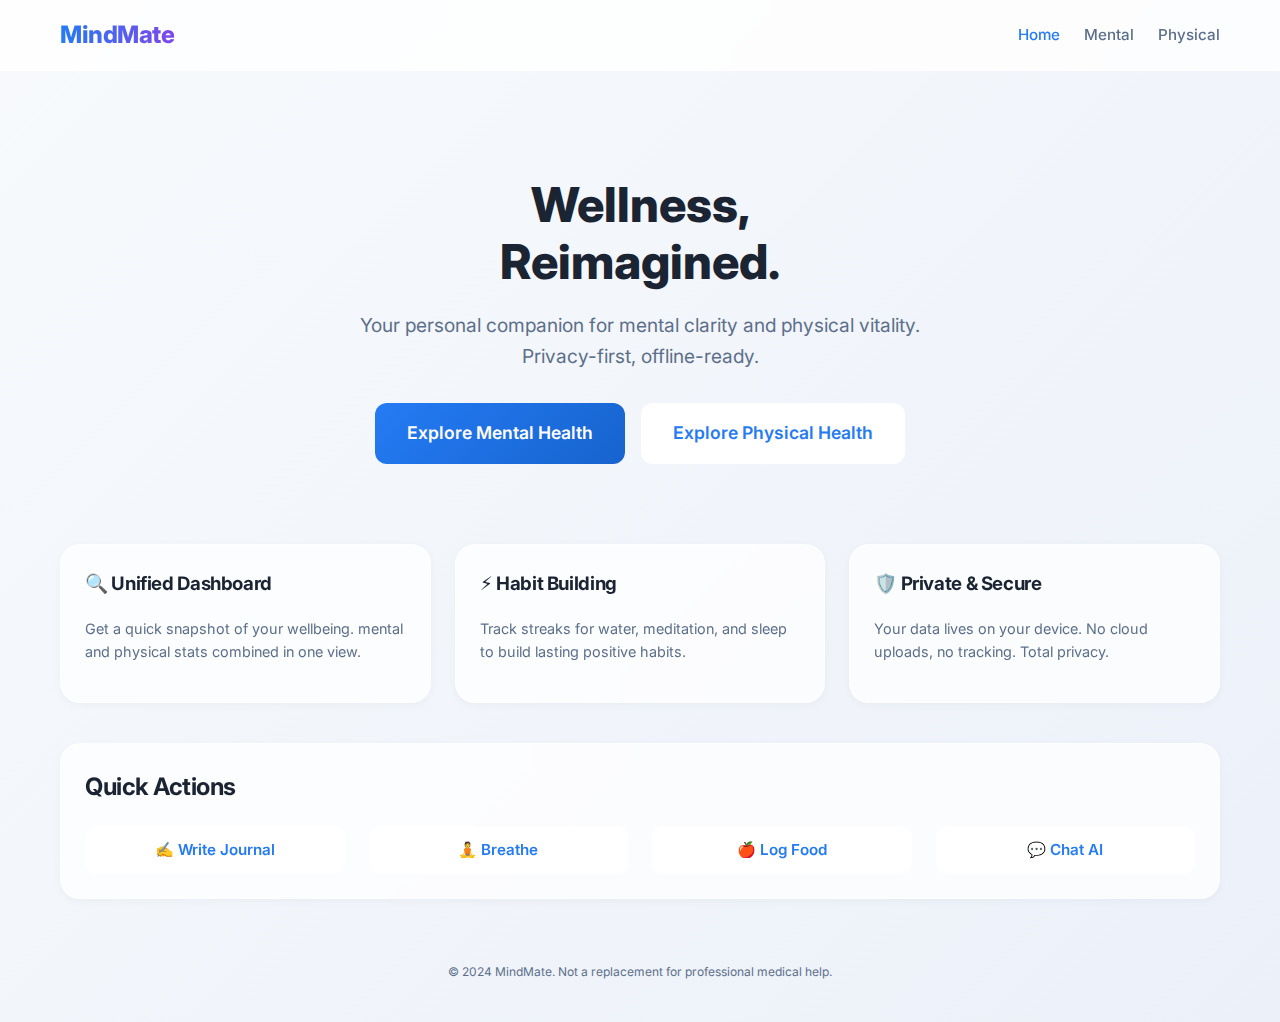
<file: index.html>
<!DOCTYPE html>
<html lang="en">

<head>
  <meta charset="UTF-8" />
  <meta name="viewport" content="width=device-width, initial-scale=1.0" />
  <title>MindMate — Wellness Companion</title>
  <link rel="stylesheet" href="style.css" />
  <link rel="preconnect" href="https://fonts.googleapis.com">
  <link rel="preconnect" href="https://fonts.gstatic.com" crossorigin>
  <link href="https://fonts.googleapis.com/css2?family=Inter:wght@400;500;600;800&display=swap" rel="stylesheet">
</head>

<body class="fade-in">
  <header class="site-header">
    <div class="header-content">
      <div class="brand">MindMate</div>
      <nav class="header-nav">
        <a href="index.html" class="nav-link active">Home</a>
        <a href="mental.html" class="nav-link">Mental</a>
        <a href="physical.html" class="nav-link">Physical</a>
      </nav>
    </div>
  </header>

  <main class="container">
    <section class="text-center" style="padding: 40px 0;">
      <h1 class="hero-title">Wellness,<br>Reimagined.</h1>
      <p class="hero-subtitle">Your personal companion for mental clarity and physical vitality. Privacy-first,
        offline-ready.</p>

      <div style="display: flex; gap: 16px; justify-content: center; flex-wrap: wrap;">
        <a href="mental.html" class="btn btn-primary" style="padding: 16px 32px; font-size: 1.1rem;">Explore Mental
          Health</a>
        <a href="physical.html" class="btn btn-secondary" style="padding: 16px 32px; font-size: 1.1rem;">Explore
          Physical Health</a>
      </div>
    </section>

    <div class="grid" style="margin-top: 40px;">
      <div class="card delay-1">
        <h3>🔍 Unified Dashboard</h3>
        <p class="muted">Get a quick snapshot of your wellbeing. mental and physical stats combined in one view.</p>
      </div>
      <div class="card delay-2">
        <h3>⚡ Habit Building</h3>
        <p class="muted">Track streaks for water, meditation, and sleep to build lasting positive habits.</p>
      </div>
      <div class="card delay-3">
        <h3>🛡️ Private & Secure</h3>
        <p class="muted">Your data lives on your device. No cloud uploads, no tracking. Total privacy.</p>
      </div>
    </div>

    <section class="card" style="margin-top: 40px;">
      <h2>Quick Actions</h2>
      <div class="grid" style="grid-template-columns: repeat(auto-fit, minmax(200px, 1fr));">
        <a href="journal.html" class="btn btn-secondary">✍️ Write Journal</a>
        <a href="breathing.html" class="btn btn-secondary">🧘 Breathe</a>
        <a href="nutrition.html" class="btn btn-secondary">🍎 Log Food</a>
        <a href="chat.html" class="btn btn-secondary">💬 Chat AI</a>
      </div>
    </section>

    <footer class="text-center muted" style="margin-top: 60px;">
      <small>© 2024 MindMate. Not a replacement for professional medical help.</small>
    </footer>
  </main>

  <script src="app.js"></script>
  <script>
    window.addEventListener('load', () => {
      // Basic init
      if (window.greetUser) window.greetUser(); // If we keep this function
    });
  </script>
</body>

</html>
</file>
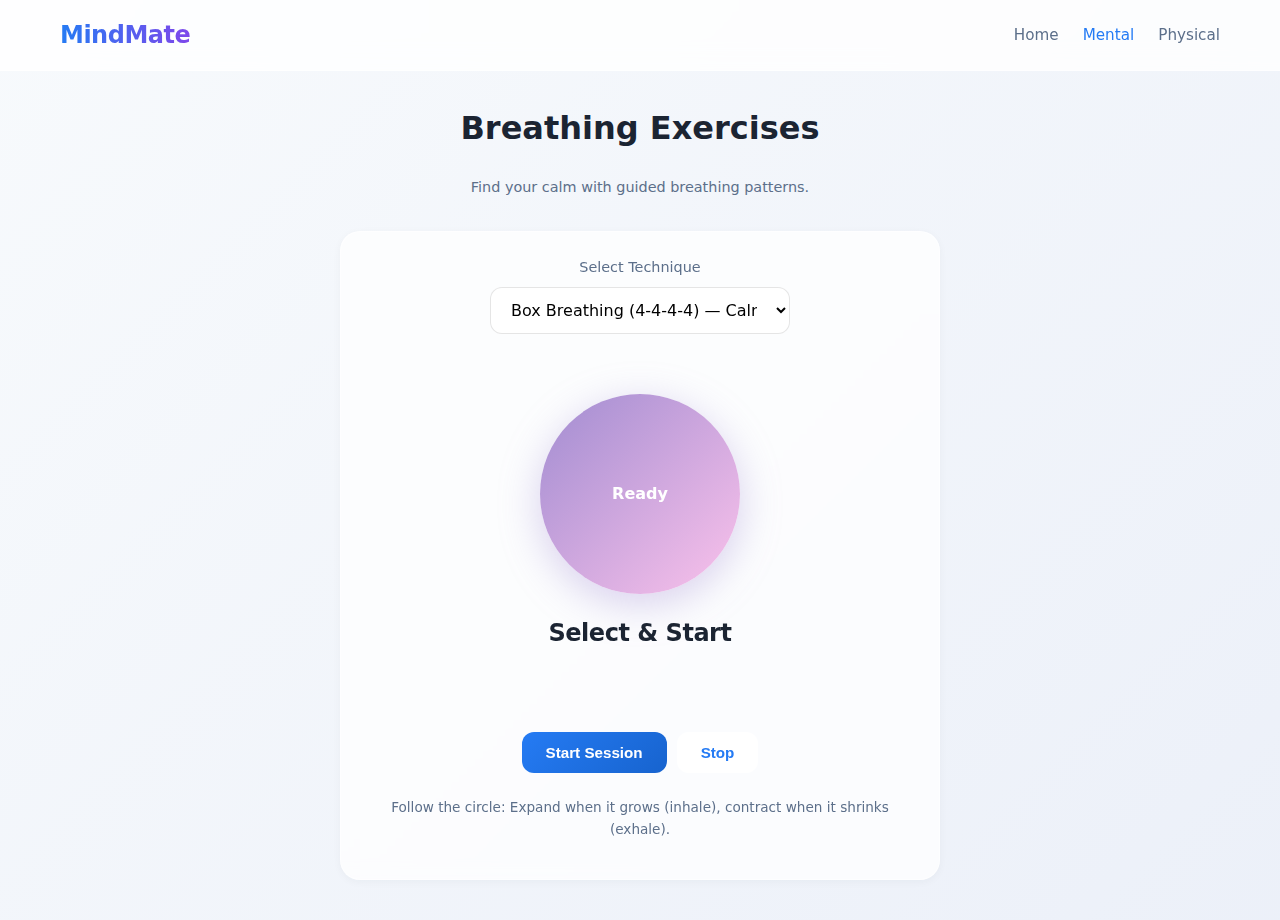
<file: breathing.html>
<!DOCTYPE html>
<html lang="en">
<head>
  <meta charset="UTF-8" />
  <meta name="viewport" content="width=device-width, initial-scale=1.0" />
  <title>MindMate — Breathe</title>
  <link rel="stylesheet" href="style.css" />
</head>
<body class="fade-in">
  <header class="site-header">
    <div class="header-content">
      <div class="brand">MindMate</div>
      <nav class="header-nav">
        <a href="index.html" class="nav-link">Home</a>
        <a href="mental.html" class="nav-link active">Mental</a>
        <a href="physical.html" class="nav-link">Physical</a>
      </nav>
    </div>
  </header>

  <main class="container">
    <div class="text-center" style="margin-bottom: 2rem;">
      <h1>Breathing Exercises</h1>
      <p class="muted">Find your calm with guided breathing patterns.</p>
    </div>

    <div class="card" style="max-width: 600px; margin: 0 auto;">
      <div class="text-center" style="margin-bottom: 20px;">
        <label for="breathSelect" class="muted" style="display:block; margin-bottom: 8px;">Select Technique</label>
        <select id="breathSelect" style="max-width: 300px;"></select>
      </div>

      <div class="breath-container">
        <div id="breathCircle" class="breathCircle breath-circle">
          <span style="font-size: 1rem;">Ready</span>
        </div>
        <h2 id="breathText" style="margin-top: 20px; color: var(--primary);">Select & Start</h2>
      </div>

      <div class="text-center" style="margin-top: 20px; display: flex; gap: 10px; justify-content: center;">
        <button onclick="startBreathing()" class="btn btn-primary">Start Session</button>
        <button onclick="stopBreathing()" class="btn btn-secondary">Stop</button>
      </div>
      
      <p class="muted text-center" style="margin-top: 24px; font-size: 0.85rem;">
        Follow the circle: Expand when it grows (inhale), contract when it shrinks (exhale).
      </p>
    </div>
  </main>

  <script src="app.js"></script>
  <script>
    window.addEventListener('load', () => {
      // Small delay to ensure app.js funcs are ready if needed
      if(window.renderBreathOptions) window.renderBreathOptions(); 
    });
  </script>
</body>
</html>
</file>
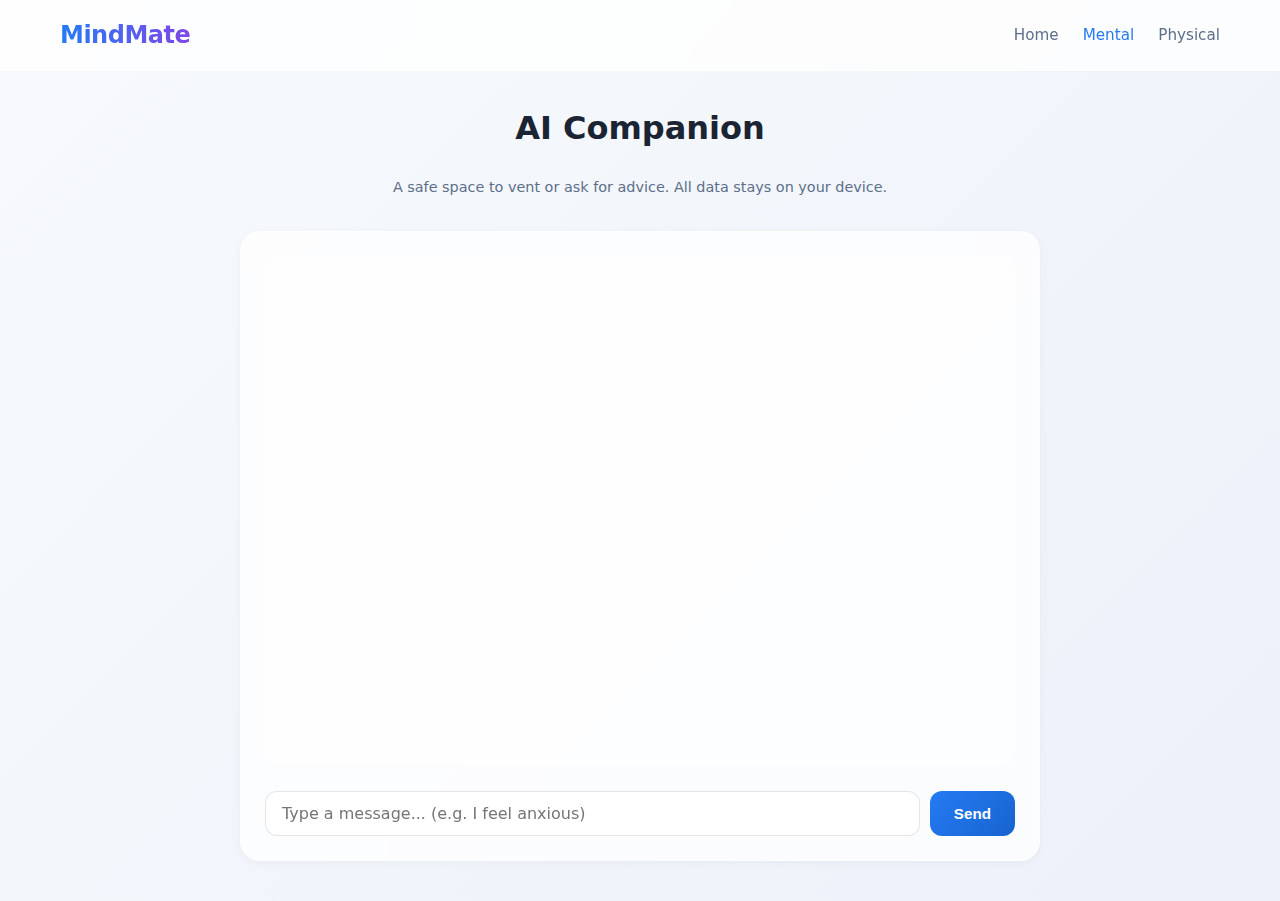
<file: chat.html>
<!DOCTYPE html>
<html lang="en">

<head>
    <meta charset="UTF-8" />
    <meta name="viewport" content="width=device-width, initial-scale=1.0" />
    <title>MindMate — Assistant</title>
    <link rel="stylesheet" href="style.css" />
</head>

<body class="fade-in">
    <header class="site-header">
        <div class="header-content">
            <div class="brand">MindMate</div>
            <nav class="header-nav">
                <a href="index.html" class="nav-link">Home</a>
                <a href="mental.html" class="nav-link active">Mental</a>
                <a href="physical.html" class="nav-link">Physical</a>
            </nav>
        </div>
    </header>

    <main class="container">
        <div class="text-center" style="margin-bottom: 2rem;">
            <h1>AI Companion</h1>
            <p class="muted">A safe space to vent or ask for advice. All data stays on your device.</p>
        </div>

        <div class="card"
            style="max-width: 800px; margin: 0 auto; height: 70vh; display: flex; flex-direction: column;">
            <div id="chatBox" class="chat-window" style="flex: 1;">
                <!-- Chat bubbles appear here -->
            </div>

            <div style="display: flex; gap: 10px; margin-top: 10px;">
                <input id="chatInput" placeholder="Type a message... (e.g. I feel anxious)" style="flex: 1;">
                <button onclick="sendChat()" class="btn btn-primary">Send</button>
            </div>
        </div>
    </main>

    <script src="app.js"></script>
    <script>
        window.addEventListener('load', () => {
            if (window.renderChat) window.renderChat();

            // Allow enter key to send
            document.getElementById('chatInput').addEventListener('keypress', function (e) {
                if (e.key === 'Enter') {
                    sendChat();
                }
            });
        });
    </script>
</body>

</html>
</file>
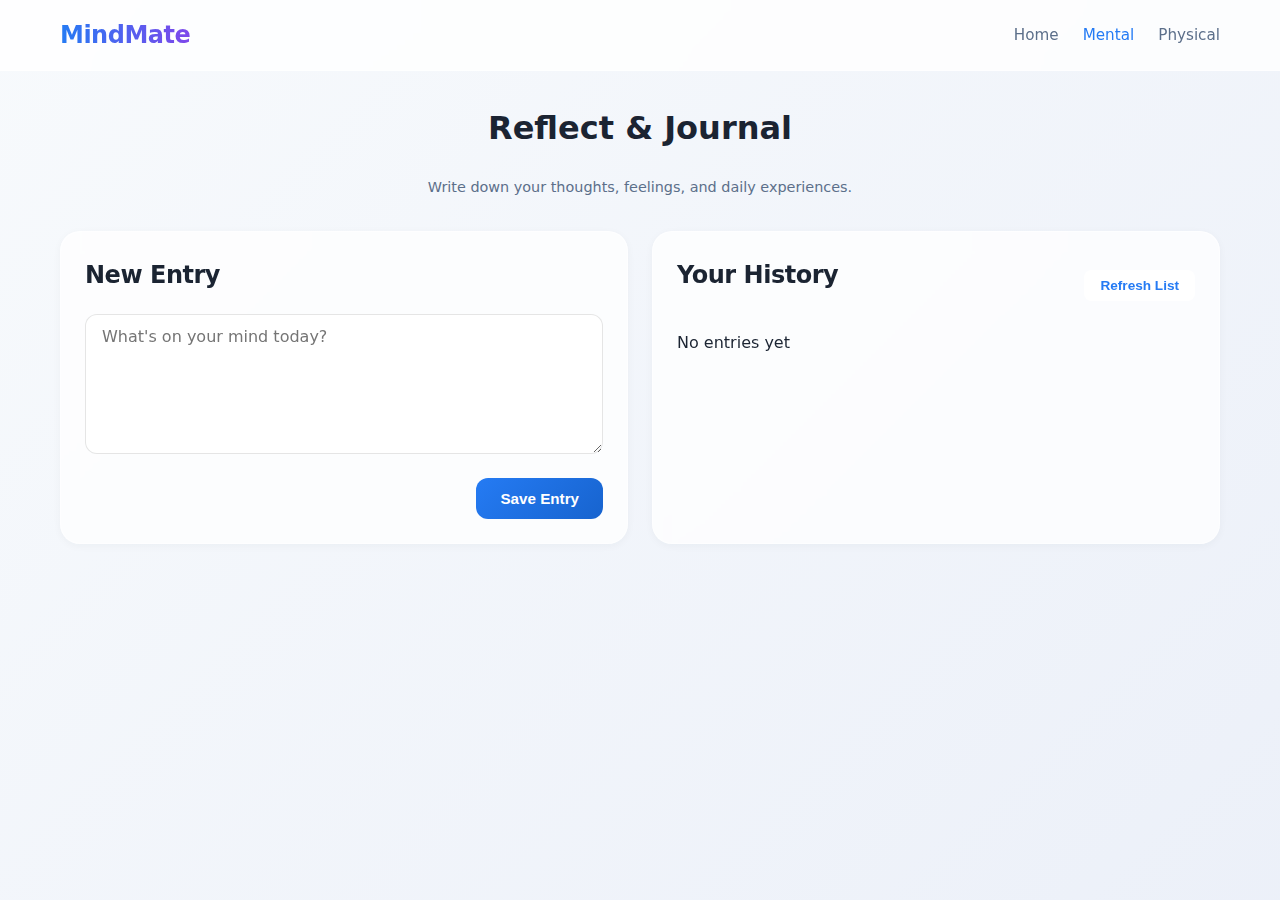
<file: journal.html>
<!DOCTYPE html>
<html lang="en">
<head>
  <meta charset="UTF-8" />
  <meta name="viewport" content="width=device-width, initial-scale=1.0" />
  <title>MindMate — Journal</title>
  <link rel="stylesheet" href="style.css" />
</head>
<body class="fade-in">
  <header class="site-header">
    <div class="header-content">
      <div class="brand">MindMate</div>
      <nav class="header-nav">
        <a href="index.html" class="nav-link">Home</a>
        <a href="mental.html" class="nav-link active">Mental</a>
        <a href="physical.html" class="nav-link">Physical</a>
      </nav>
    </div>
  </header>

  <main class="container">
    <div class="text-center" style="margin-bottom: 2rem;">
      <h1>Reflect & Journal</h1>
      <p class="muted">Write down your thoughts, feelings, and daily experiences.</p>
    </div>

    <div class="grid">
      <section class="card delay-1">
        <h2>New Entry</h2>
        <div style="margin-bottom: 1rem;">
          <textarea id="journalText" rows="6" placeholder="What's on your mind today?"></textarea>
        </div>
        <div style="display: flex; justify-content: flex-end; gap: 10px;">
          <button onclick="saveJournal()" class="btn btn-primary">Save Entry</button>
        </div>
      </section>

      <section class="card delay-2">
        <div style="display: flex; justify-content: space-between; align-items: center; margin-bottom: 1rem;">
          <h2>Your History</h2>
          <button onclick="showJournal()" class="btn btn-secondary btn-sm">Refresh List</button>
        </div>
        <div id="journalList" style="max-height: 400px; overflow-y: auto;">
          <div class="muted text-center" style="padding: 20px;">Loading your entries...</div>
        </div>
      </section>
    </div>
  </main>

  <script src="app.js"></script>
  <script>
    // Initialize page
    window.addEventListener('load', () => {
      showJournal(); 
    });
  </script>
</body>
</html>
</file>
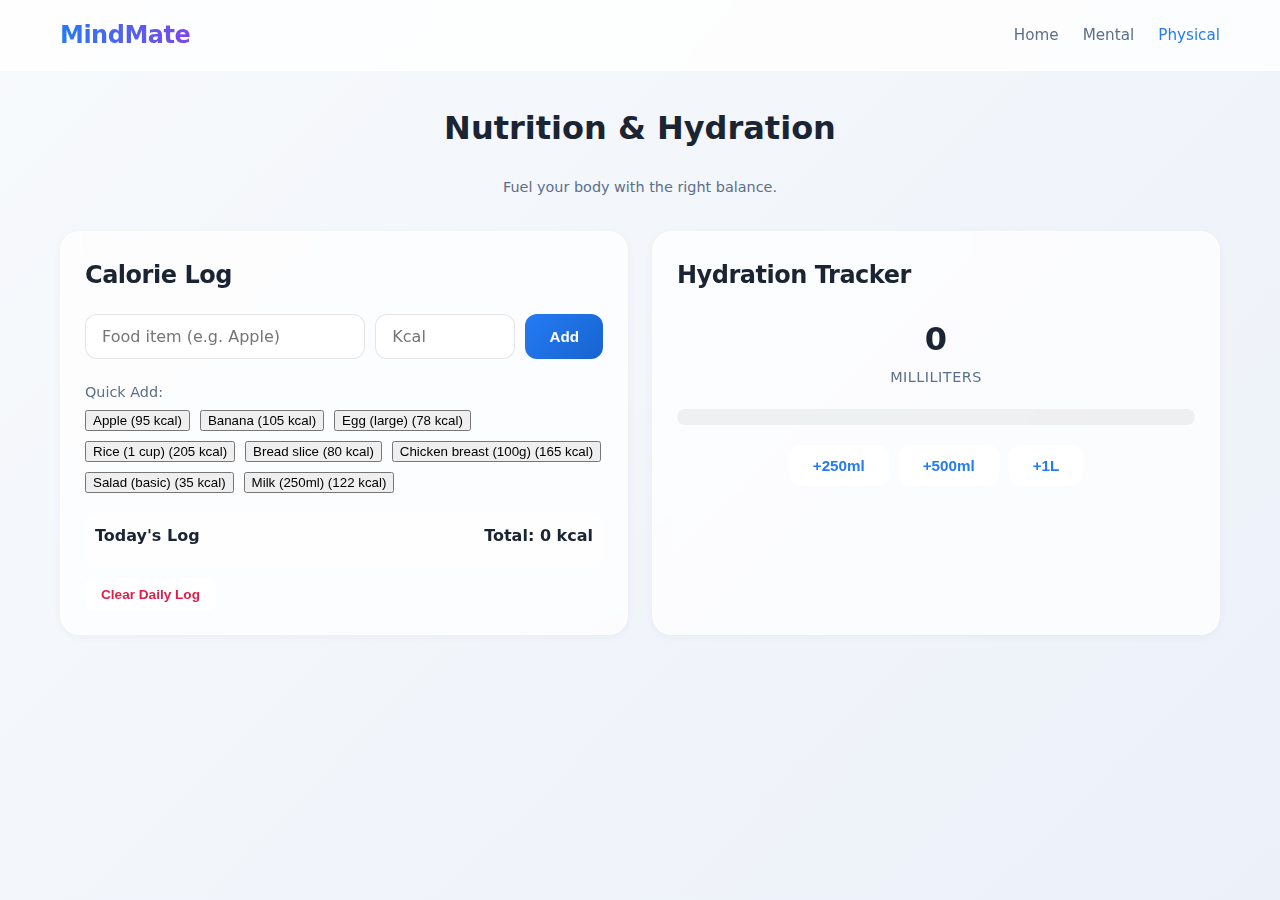
<file: nutrition.html>
<!DOCTYPE html>
<html lang="en">

<head>
    <meta charset="UTF-8" />
    <meta name="viewport" content="width=device-width, initial-scale=1.0" />
    <title>MindMate — Nutrition</title>
    <link rel="stylesheet" href="style.css" />
</head>

<body class="fade-in">
    <header class="site-header">
        <div class="header-content">
            <div class="brand">MindMate</div>
            <nav class="header-nav">
                <a href="index.html" class="nav-link">Home</a>
                <a href="mental.html" class="nav-link">Mental</a>
                <a href="physical.html" class="nav-link active">Physical</a>
            </nav>
        </div>
    </header>

    <main class="container">
        <div class="text-center" style="margin-bottom: 2rem;">
            <h1>Nutrition & Hydration</h1>
            <p class="muted">Fuel your body with the right balance.</p>
        </div>

        <div class="grid">
            <!-- Calories Section -->
            <section class="card delay-1">
                <h2>Calorie Log</h2>
                <div class="grid" style="grid-template-columns: 2fr 1fr auto; gap: 10px; margin-bottom: 20px;">
                    <input id="foodSearch" placeholder="Food item (e.g. Apple)">
                    <input id="foodCalInput" type="number" placeholder="Kcal">
                    <button onclick="addFoodFromUI()" class="btn btn-primary">Add</button>
                </div>

                <div style="margin-bottom: 10px;">
                    <small class="muted">Quick Add:</small>
                    <div id="foodSuggestions" class="emotion-grid" style="margin-top: 5px;"></div>
                </div>

                <div style="background: rgba(255,255,255,0.5); border-radius: 12px; padding: 10px; margin-top: 20px;">
                    <div style="display: flex; justify-content: space-between; margin-bottom: 10px; font-weight: 600;">
                        <span>Today's Log</span>
                        <span>Total: <span id="calTotal">0</span> kcal</span>
                    </div>
                    <div id="foodList" style="max-height: 200px; overflow-y: auto;"></div>
                </div>

                <button onclick="clearFoods()" class="btn btn-secondary btn-sm"
                    style="margin-top: 10px; color: var(--danger, #e11d48);">Clear Daily Log</button>
            </section>

            <!-- Water Section -->
            <section class="card delay-2">
                <h2>Hydration Tracker</h2>
                <div class="text-center" style="margin: 20px 0;">
                    <div class="stat-value" id="waterTotal">0</div>
                    <div class="stat-label">Milliliters</div>
                </div>

                <div class="progress-bar" style="margin-bottom: 20px;">
                    <div id="waterFill" class="progress-fill" style="width: 0%;"></div>
                </div>

                <div style="display: flex; gap: 10px; justify-content: center; flex-wrap: wrap;">
                    <button onclick="addWater(250)" class="btn btn-secondary">+250ml</button>
                    <button onclick="addWater(500)" class="btn btn-secondary">+500ml</button>
                    <button onclick="addWater(1000)" class="btn btn-secondary">+1L</button>
                </div>
            </section>
        </div>
    </main>

    <script src="app.js"></script>
    <script>
        window.addEventListener('load', () => {
            if (window.renderFoodList) window.renderFoodList();
            if (window.renderWater) window.renderWater();
            if (window.suggestFoods) window.suggestFoods();
        });
    </script>
</body>

</html>
</file>
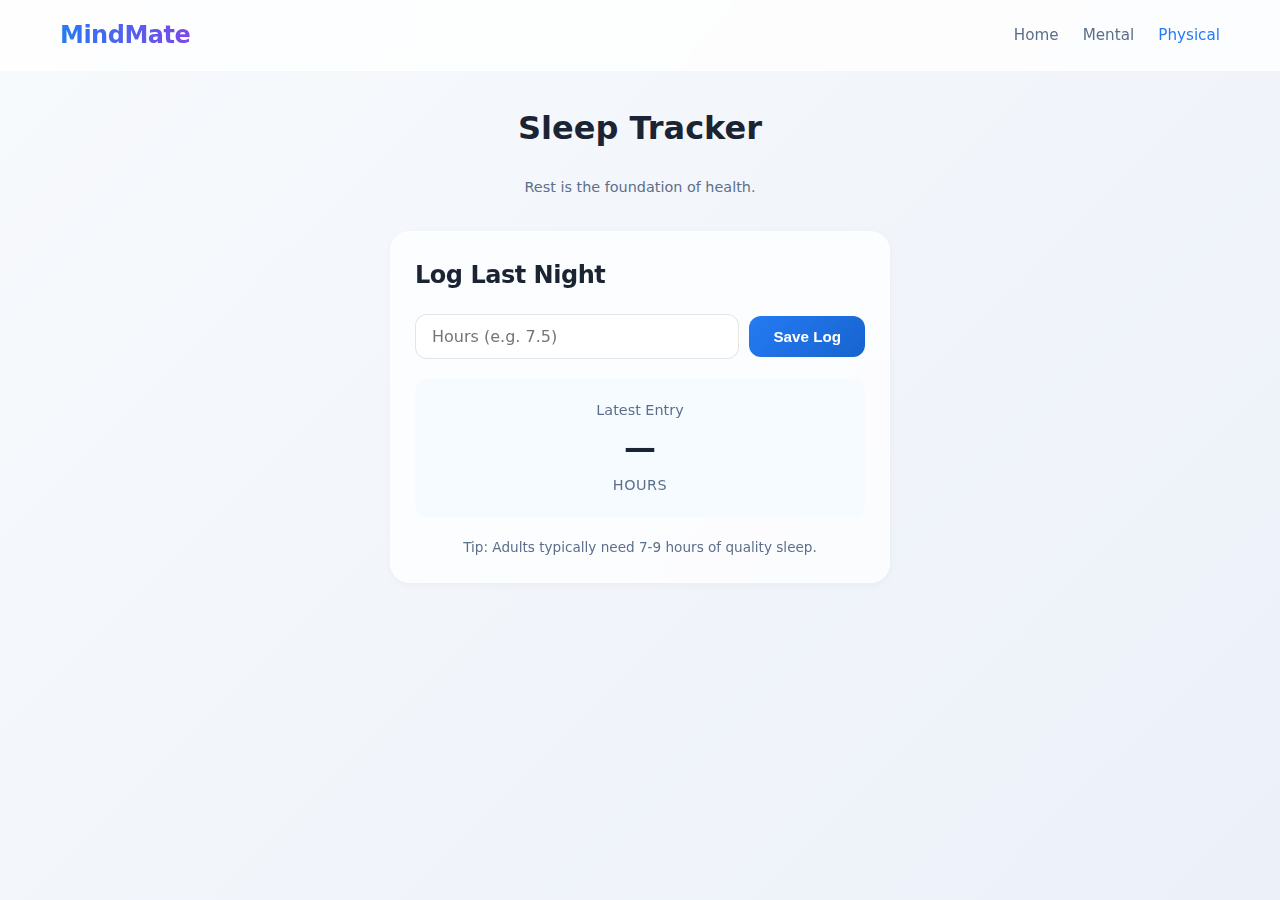
<file: sleep.html>
<!DOCTYPE html>
<html lang="en">

<head>
    <meta charset="UTF-8" />
    <meta name="viewport" content="width=device-width, initial-scale=1.0" />
    <title>MindMate — Sleep</title>
    <link rel="stylesheet" href="style.css" />
</head>

<body class="fade-in">
    <header class="site-header">
        <div class="header-content">
            <div class="brand">MindMate</div>
            <nav class="header-nav">
                <a href="index.html" class="nav-link">Home</a>
                <a href="mental.html" class="nav-link">Mental</a>
                <a href="physical.html" class="nav-link active">Physical</a>
            </nav>
        </div>
    </header>

    <main class="container">
        <div class="text-center" style="margin-bottom: 2rem;">
            <h1>Sleep Tracker</h1>
            <p class="muted">Rest is the foundation of health.</p>
        </div>

        <div class="card" style="max-width: 500px; margin: 0 auto;">
            <h2>Log Last Night</h2>
            <div style="display: flex; gap: 10px; align-items: center; margin: 20px 0;">
                <input id="sleepHours" type="number" placeholder="Hours (e.g. 7.5)" style="flex:1;">
                <button onclick="saveSleep()" class="btn btn-primary">Save Log</button>
            </div>

            <div class="text-center" style="padding: 20px; background: rgba(240,249,255,0.5); border-radius: 12px;">
                <div class="muted">Latest Entry</div>
                <div class="stat-value" id="lastSleep">—</div>
                <div class="stat-label">Hours</div>
            </div>

            <div class="muted text-center" style="margin-top: 20px; font-size: 0.85rem;">
                Tip: Adults typically need 7-9 hours of quality sleep.
            </div>
        </div>
    </main>

    <script src="app.js"></script>
    <script>
        // App.js handles the loading of data typically, 
        // but we can ensure displayed val is correct if needed on load
    </script>
</body>

</html>
</file>
<file: style.css>
:root {
  /* HSL Color Palette - Premium & Modern */
  --primary: 215 90% 55%;   /* Vibrant Blue */
  --primary-dark: 215 80% 45%;
  --secondary: 260 80% 60%; /* Soft Purple */
  --accent: 330 80% 60%;    /* Pinkish Accent for emotions */
  --bg-gradient-start: 210 50% 98%;
  --bg-gradient-end: 220 50% 95%;
  --text-main: 215 30% 15%;
  --text-muted: 215 20% 45%;
  --surface: 0 0% 100%;
  --glass: rgba(255, 255, 255, 0.75);
  --glass-border: rgba(255, 255, 255, 0.5);
  --shadow-sm: 0 2px 8px rgba(31, 41, 55, 0.04);
  --shadow-md: 0 8px 24px rgba(31, 41, 55, 0.08);
  --shadow-lg: 0 20px 40px rgba(31, 41, 55, 0.12);
  --radius-lg: 20px;
  --radius-md: 12px;
  --radius-sm: 8px;
  --font-sans: 'Inter', system-ui, -apple-system, sans-serif;
  --transition: all 0.3s cubic-bezier(0.25, 0.8, 0.25, 1);
}

*, *::before, *::after { box-sizing: border-box; }

body {
  margin: 0;
  font-family: var(--font-sans);
  background: linear-gradient(135deg, hsl(var(--bg-gradient-start)), hsl(var(--bg-gradient-end)));
  color: hsl(var(--text-main));
  min-height: 100vh;
  line-height: 1.6;
}

/* Animations */
@keyframes fadeIn { from { opacity: 0; transform: translateY(10px); } to { opacity: 1; transform: translateY(0); } }
@keyframes float { 0% { transform: translateY(0px); } 50% { transform: translateY(-5px); } 100% { transform: translateY(0px); } }

.fade-in { animation: fadeIn 0.6s ease-out forwards; }
.delay-1 { animation-delay: 0.1s; }
.delay-2 { animation-delay: 0.2s; }
.delay-3 { animation-delay: 0.3s; }

/* Layout */
.container {
  max-width: 1200px;
  margin: 0 auto;
  padding: 0 20px 40px;
}

.grid {
  display: grid;
  grid-template-columns: repeat(auto-fit, minmax(300px, 1fr));
  gap: 24px;
}

/* Header */
.site-header {
  background: rgba(255, 255, 255, 0.8);
  backdrop-filter: blur(12px);
  -webkit-backdrop-filter: blur(12px);
  position: sticky;
  top: 0;
  z-index: 100;
  border-bottom: 1px solid var(--glass-border);
  padding: 1rem 0;
  margin-bottom: 2rem;
}

.header-content {
  max-width: 1200px;
  margin: 0 auto;
  padding: 0 20px;
  display: flex;
  justify-content: space-between;
  align-items: center;
}

.brand {
  font-size: 1.5rem;
  font-weight: 800;
  background: linear-gradient(90deg, hsl(var(--primary)), hsl(var(--secondary)));
  -webkit-background-clip: text;
  -webkit-text-fill-color: transparent;
  letter-spacing: -0.5px;
}

.header-nav {
  display: flex;
  gap: 1.5rem;
  align-items: center;
}

.nav-link {
  text-decoration: none;
  font-weight: 500;
  color: hsl(var(--text-muted));
  transition: var(--transition);
  font-size: 0.95rem;
}

.nav-link:hover, .nav-link.active {
  color: hsl(var(--primary));
}

/* Cards & Glassmorphism */
.card {
  background: var(--glass);
  backdrop-filter: blur(8px);
  border: 1px solid var(--glass-border);
  border-radius: var(--radius-lg);
  padding: 24px;
  box-shadow: var(--shadow-sm);
  transition: var(--transition);
}

.card:hover {
  transform: translateY(-4px);
  box-shadow: var(--shadow-md);
  border-color: rgba(255,255,255,0.9);
}

.card h2, .card h3 {
  margin-top: 0;
  color: hsl(var(--text-main));
  font-weight: 700;
  letter-spacing: -0.02em;
}

/* Typography & Helpers */
.text-center { text-align: center; }
.muted { color: hsl(var(--text-muted)); font-size: 0.9rem; }
.hero-title { font-size: 3rem; font-weight: 800; line-height: 1.2; margin-bottom: 1rem; color: hsl(var(--text-main)); }
.hero-subtitle { font-size: 1.2rem; color: hsl(var(--text-muted)); margin-bottom: 2rem; max-width: 600px; margin-left: auto; margin-right: auto; }

/* Buttons */
.btn {
  display: inline-flex;
  align-items: center;
  justify-content: center;
  padding: 12px 24px;
  border-radius: var(--radius-md);
  font-weight: 600;
  text-decoration: none;
  cursor: pointer;
  transition: var(--transition);
  border: none;
  font-size: 0.95rem;
  gap: 8px;
}

.btn-primary {
  background: linear-gradient(135deg, hsl(var(--primary)), hsl(var(--primary-dark)));
  color: white;
  box-shadow: 0 4px 12px hsla(var(--primary), 0.3);
}

.btn-primary:hover {
  box-shadow: 0 8px 20px hsla(var(--primary), 0.4);
  transform: translateY(-1px);
}

.btn-secondary {
  background: #fff;
  color: hsl(var(--primary));
  border: 1px solid hsla(var(--primary), 0.2);
}

.btn-secondary:hover {
  background: hsl(215, 50%, 98%);
  border-color: hsla(var(--primary), 0.4);
}

.btn-sm { padding: 8px 16px; font-size: 0.85rem; border-radius: var(--radius-sm); }

/* Inputs */
input, select, textarea {
  width: 100%;
  padding: 12px 16px;
  border: 1px solid rgba(0,0,0,0.1);
  border-radius: var(--radius-md);
  background: rgba(255,255,255,0.8);
  font-family: inherit;
  font-size: 1rem;
  transition: var(--transition);
}

input:focus, select:focus, textarea:focus {
  outline: none;
  border-color: hsl(var(--primary));
  background: #fff;
  box-shadow: 0 0 0 3px hsla(var(--primary), 0.1);
}

/* Feature Specifics */
/* Nutrition */
.food-list-item { display: flex; justify-content: space-between; padding: 12px; border-bottom: 1px solid rgba(0,0,0,0.05); }
.food-list-item:last-child { border-bottom: none; }
.progress-bar { height: 16px; background: rgba(0,0,0,0.05); border-radius: 99px; overflow: hidden; position: relative; }
.progress-fill { height: 100%; background: linear-gradient(90deg, #4facfe 0%, #00f2fe 100%); transition: width 0.5s ease; }

/* Emotions */
.emotion-grid { display: flex; flex-wrap: wrap; gap: 10px; }
.emotion-btn {
  background: #fff;
  border: 1px solid rgba(0,0,0,0.08);
  padding: 8px 16px;
  border-radius: 99px;
  cursor: pointer;
  transition: var(--transition);
  font-size: 0.9rem;
}
.emotion-btn:hover { background: hsl(var(--primary)); color: white; border-color: transparent; }
.emotion-btn.active { background: hsl(var(--primary)); color: white; }

/* Chat */
.chat-window { height: 400px; overflow-y: auto; display: flex; flex-direction: column; gap: 12px; padding: 16px; background: rgba(255,255,255,0.5); border-radius: var(--radius-md); margin-bottom: 16px; }
.chat-msg { max-width: 80%; padding: 12px 16px; border-radius: 18px; font-size: 0.95rem; line-height: 1.5; animation: fadeIn 0.3s ease; }
.chat-msg.user { align-self: flex-end; background: hsl(var(--primary)); color: white; border-bottom-right-radius: 4px; }
.chat-msg.bot { align-self: flex-start; background: #fff; color: hsl(var(--text-main)); border-bottom-left-radius: 4px; box-shadow: var(--shadow-sm); }

/* Breathing */
.breath-container { display: flex; flex-direction: column; align-items: center; justify-content: center; padding: 40px 0; }
.breath-circle {
  width: 200px;
  height: 200px;
  border-radius: 50%;
  background: linear-gradient(135deg, #a18cd1 0%, #fbc2eb 100%);
  display: flex;
  align-items: center;
  justify-content: center;
  color: white;
  font-size: 1.5rem;
  font-weight: 600;
  box-shadow: 0 10px 40px rgba(161, 140, 209, 0.4);
  transition: transform 0.1s linear; /* JS handles smooth timing */
}

/* Dashboard Tiles */
.tile-grid { display: grid; grid-template-columns: repeat(auto-fill, minmax(250px, 1fr)); gap: 20px; }
.stat-value { font-size: 2rem; font-weight: 700; color: hsl(var(--text-main)); }
.stat-label { color: hsl(var(--text-muted)); font-size: 0.9rem; text-transform: uppercase; letter-spacing: 0.5px; }

/* Mobile Menu - simple implementation */
@media (max-width: 768px) {
  .header-nav { display: none; } /* In a real app we'd add a toggle */
  .grid { grid-template-columns: 1fr; }
  .hero-title { font-size: 2rem; }
}
</file>
